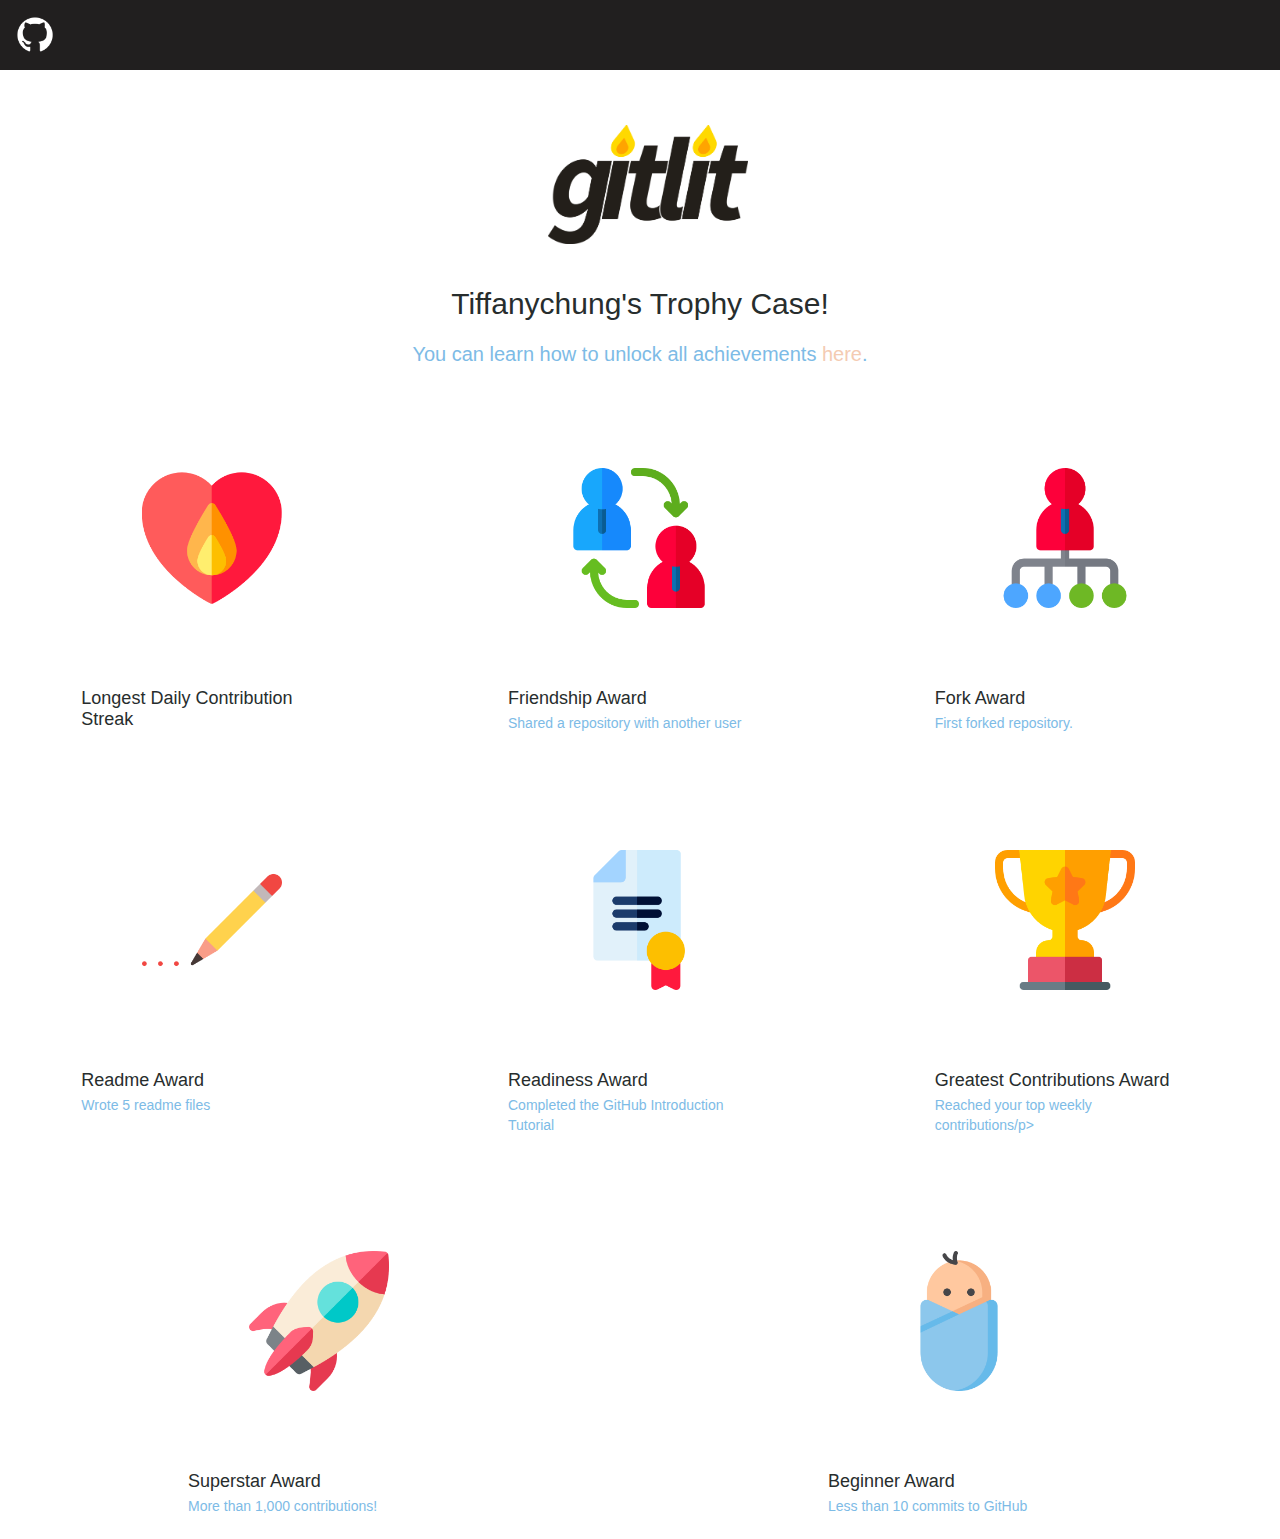
<file: index.html>
<html>
<head>
  <link rel="stylesheet" type="text/css" href="style/style.css">
  <link href="https://maxcdn.bootstrapcdn.com/font-awesome/4.1.0/css/font-awesome.min.css" rel="stylesheet">
  <meta content="width=device-width, initial-scale=1" name="viewport" />
  <title>Trophy Case</title>
</head>
<body>
  <div id="home-box">
    <div id= "home-icon">
       <a href="index.html">
           <img id="home" src="img/whitegithublogo-01.png">
       </a>
    </div>
   </div>
  <div id = "home-textbox">
    <div>
      <img id="home" style = "width: 200px" src="img/gitlit_logo.png">
        <p class="h1 home-title">Tiffanychung's Trophy Case!</p>


         <p class="h2 home-description" id="learn">You can learn how to unlock all achievements <a href="achievements.html">here</a>.</p>
    </div>
  </div>
    <div id="landing-page">
      <div class="all_work">
        <div class="work">
           <div class="work-pic work-small" id="streak-img">
              <div class="opaque">
               <div class = "text_overlay" id = "streak-count" style  = "font-size: 20px;"> 5 days!
                 <ul>
                    <li ><a href="mailto:tiffchung@berkeley.edu" target="_blank"><i class="fa fa-envelope"></i> </a></li>
                    <li ><a href="https://www.linkedin.com/in/tiffanychung" target="_blank"><i class="fa fa-linkedin-square"></i></a></li>
                      <li><a href="https://www.linkedin.com/in/tiffanychung" target="_blank"><i class="fa fa-facebook"></i></a></li>
                  </ul>
               </div>
              </div>
           </div>
          <div class="work-text">
            <p class="h4 work-title">Longest Daily Contribution Streak</p>
             <!--<p class="h5 work-description">Built a classifier that recommends you songs</p>-->
          </div>
        </div>
        <div class="work">

               <div class="work-pic work-small" id="collab-img">
                   <div class="opaque">
                     <div class = "text_overlay"> You shared you repo with -- user-- 5 times!

                       <ul>
                          <li><a href="https://github.com/tiffanychung/Spotify-Classifier">Project file</a></li>
                          <li ><a href="mailto:tiffchung@berkeley.edu" target="_blank"><i class="fa fa-envelope"></i> </a></li>
                          <li ><a href="https://www.linkedin.com/in/tiffanychung" target="_blank"><i class="fa fa-linkedin-square"></i></a></li>
                            <li><a href="https://www.linkedin.com/in/tiffanychung" target="_blank"><i class="fa fa-facebook"></i></a></li>
                       </ul>
                     </div>
                   </div>
               </div>
              <div class="work-text">
                <p class="h4 work-title">Friendship Award</p>
                <p class="h5 work-description">Shared a repository with another user</p>
              </div>
        </div>
        <div class="work">

               <div class="work-pic work-small" id="fork-img">
                  <div class="opaque">
                   <div class = "text_overlay"> You created your first fork!
                     <ul>
                        <li><a href="https://github.com/tiffanychung/Cal-Hacks-18">Github</a></li>
                        <li ><a href="mailto:tiffchung@berkeley.edu" target="_blank"><i class="fa fa-envelope"></i> </a></li>
                        <li ><a href="https://www.linkedin.com/in/tiffanychung" target="_blank"><i class="fa fa-linkedin-square"></i></a></li>
                          <li><a href="https://www.linkedin.com/in/tiffanychung" target="_blank"><i class="fa fa-facebook"></i></a></li>
                      </ul>
                   </div>
                  </div>
               </div>
              <div class="work-text">
                <p class="h4 work-title">Fork Award</p>
                 <p class="h5 work-description">First forked repository.</p>
              </div>
        </div>
        <div class="work">

               <div class="work-pic work-small" id="readme-img">
                   <div class="opaque">
                     <div class = "text_overlay"> Good code conduct includes explaining your files!
                       <ul>
                          <li><a href="https://code.tutsplus.com/tutorials/top-15-best-practices-for-writing-super-readable-code--net-8118">Good programming rules</a></li>
                          <li ><a href="mailto:tiffchung@berkeley.edu" target="_blank"><i class="fa fa-envelope"></i> </a></li>
                          <li ><a href="https://www.linkedin.com/in/tiffanychung" target="_blank"><i class="fa fa-linkedin-square"></i></a></li>
                            <li><a href="https://www.linkedin.com/in/tiffanychung" target="_blank"><i class="fa fa-facebook"></i></a></li>
                        </ul>
                     </div>
                   </div>
               </div>
              <div class="work-text">
                <p class="h4 work-title">Readme Award</p>
                <p class="h5 work-description">Wrote 5 readme files</p>
              </div>
        </div>
        <div class="work">

               <div class="work-pic work-small" id="tutorial-img">
                  <div class="opaque">
                   <div class = "text_overlay"> Read through Github's tutorial for how to use our platform!
                     <ul>
                        <li><a href="https://product.hubspot.com/blog/git-and-github-tutorial-for-beginners">Tutorial</a></li>
                        <li ><a href="mailto:tiffchung@berkeley.edu" target="_blank"><i class="fa fa-envelope"></i> </a></li>
                        <li ><a href="https://www.linkedin.com/in/tiffanychung" target="_blank"><i class="fa fa-linkedin-square"></i></a></li>
                          <li><a href="https://www.linkedin.com/in/tiffanychung" target="_blank"><i class="fa fa-facebook"></i></a></li>
                      </ul>
                   </div>
                  </div>
               </div>
              <div class="work-text">
                <p class="h4 work-title">Readiness Award</p>
                 <p class="h5 work-description">Completed the GitHub Introduction Tutorial</p>
              </div>
        </div>
        <div class="work">

               <div class="work-pic work-small" id="top-img">
                   <div class="opaque">
                     <div class = "text_overlay"> Greatest number of contributions per week: 104
                       <ul>
                          <li><a href="https://drive.google.com/file/d/1QSqK_ZCn7TOhysqpsbKsumCPfVhejsW9/view?usp=sharing">What counts as a contribution</a></li>
                          <li ><a href="mailto:tiffchung@berkeley.edu" target="_blank"><i class="fa fa-envelope"></i> </a></li>
                          <li ><a href="https://www.linkedin.com/in/tiffanychung" target="_blank"><i class="fa fa-linkedin-square"></i></a></li>
                            <li><a href="https://www.linkedin.com/in/tiffanychung" target="_blank"><i class="fa fa-facebook"></i></a></li>
                        </ul>
                     </div>
                   </div>
               </div>
              <div class="work-text">
                <p class="h4 work-title">Greatest Contributions Award</p>
                <p class="h5 work-description">Reached your top weekly contributions/p>
              </div>
        </div>
        <div class="work">
               <div class="work-pic work-small" id="superstar-img">
                   <div class="opaque">
                     <div class = "text_overlay"> You're a constant contributer to Github!

                     </div>
                   </div>
               </div>
              <div class="work-text">
                <p class="h4 work-title">Superstar Award</p>
                <p class="h5 work-description">More than 1,000 contributions!</p>
              </div>
        </div>
        <div class="work">
               <div class="work-pic work-small" id="baby-img">
                   <div class="opaque">
                     <div class = "text_overlay"> Welcome to git! Feel free to explore the resources below to learn how to navigate Github!
                       <ul>
                          <li><a href="https://drive.google.com/file/d/1QSqK_ZCn7TOhysqpsbKsumCPfVhejsW9/view?usp=sharing">How to Fork a Repo</a></li>
                          <li><a href="https://drive.google.com/file/d/1QSqK_ZCn7TOhysqpsbKsumCPfVhejsW9/view?usp=sharing">How to Create a New Repo</a></li>
                          <li ><a href="mailto:tiffchung@berkeley.edu" target="_blank"><i class="fa fa-envelope"></i> </a></li>
                          <li ><a href="https://www.linkedin.com/in/tiffanychung" target="_blank"><i class="fa fa-linkedin-square"></i></a></li>
                            <li><a href="https://www.linkedin.com/in/tiffanychung" target="_blank"><i class="fa fa-facebook"></i></a></li>
                        </ul>
                     </div>
                   </div>
               </div>
              <div class="work-text">
                <p class="h4 work-title">Beginner Award</p>
                <p class="h5 work-description">Less than 10 commits to GitHub</p>
              </div>
        </div>
      </div>
    </div>
</body>
</html>
</file>
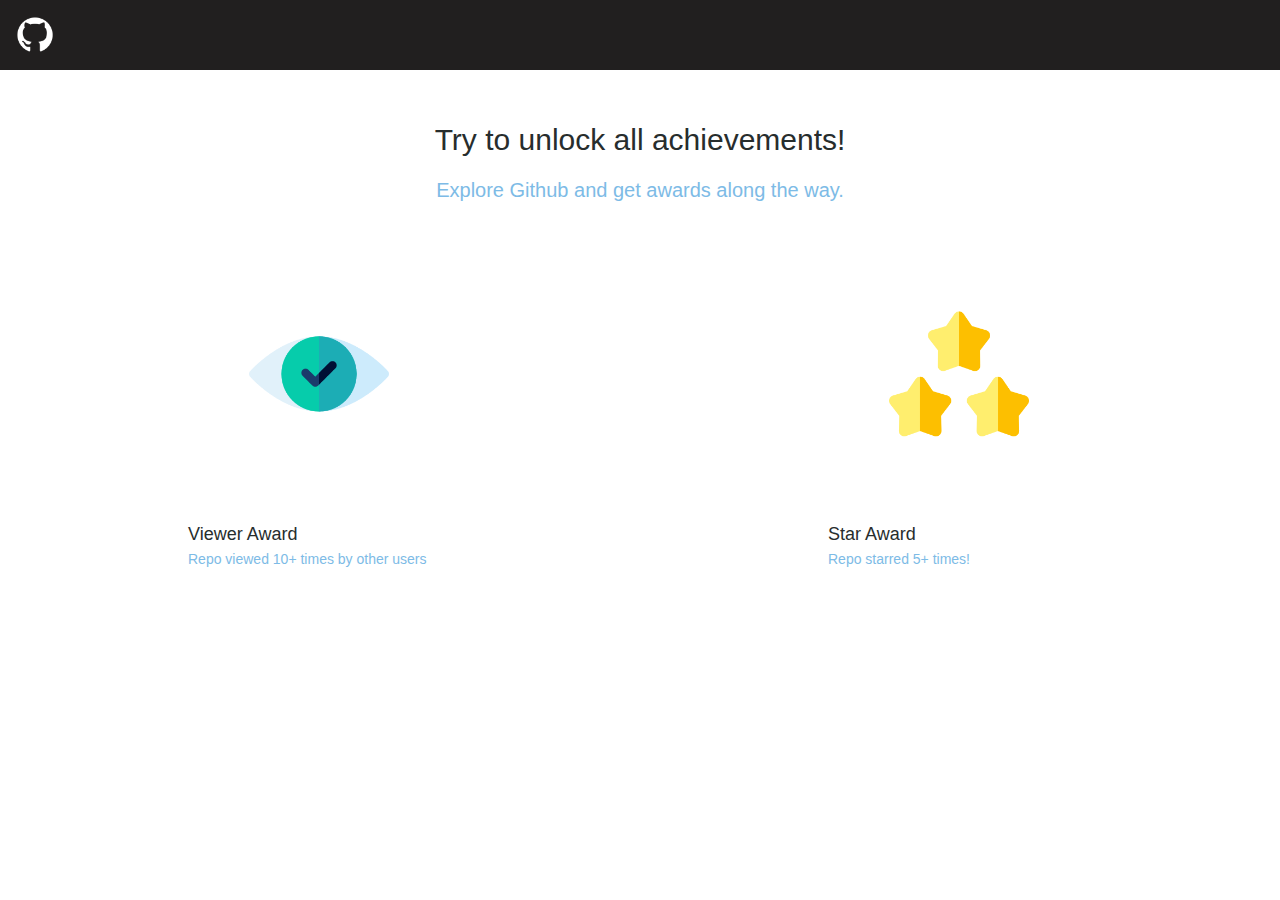
<file: achievements.html>
<html>
<head>
  <link rel="stylesheet" type="text/css" href="style/style.css">
  <link href="https://maxcdn.bootstrapcdn.com/font-awesome/4.1.0/css/font-awesome.min.css" rel="stylesheet">
  <meta content="width=device-width, initial-scale=1" name="viewport" />
  <title>Trophy Case</title>
</head>
<body>
  <div id="home-box">
    <div id= "home-icon">
       <a href="index.html">
           <img id="home" src="img/whitegithublogo-01.png">
       </a>
    </div>
   </div>
   <div id = "home-textbox">
     <div>
         <p class="h1 home-title">Try to unlock all achievements!</p>

          <p class="h2 home-description" id="learn">Explore Github and get awards along the way.</p>
     </div>
  </div>

  <!--<div id = "achievements">
    <ul>
       <li>Star Award</li>
       <li>Comment Award</li>
       <li>Github.io Award</li>
       <li>Hello World Award</li>
       <li>Clone Award</li>
     </ul>
    </div>-->
<div id="landing-page">
  <div class="all_work">
    <div class="column">

           <div class="achievements-pic work-small" id="vision-img">
               <div class="aopaque">
                 <div class = "text_overlay">
                   <img src = "img/lock.png" style="padding-left: 30px" width="150" height="150" >
                 </div>
               </div>
           </div>
          <div class="work-text">
            <p class="h4 work-title">Viewer Award</p>
            <p class="h5 work-description">Repo viewed 10+ times by other users</p>
          </div>
    </div>

    <div class="column">

           <div class="achievements-pic work-small" id="stars-img">
               <div class="aopaque">
                 <div class = "text_overlay">
                   <img src = "img/lock.png" style="padding-left: 30px" width="150" height="150" >
                 </div>
               </div>
           </div>
          <div class="work-text">
            <p class="h4 work-title">Star Award</p>
            <p class="h5 work-description">Repo starred 5+ times!</p>
          </div>
    </div>
</div>
</div>
 </body>
 </html>
</file>
<file: style/style.css>
/*-----------Body--------*/
body {
    margin: auto;
    font-family: "Karla", sans-serif;
    -webkit-font-smoothing: antialiased;
    -moz-osx-font-smoothing: grayscale;
    background-color: var(--main-background-color);
    color: var(--main-subtext-color);
    text-decoration: none;
    font-family: "Karla", sans-serif;
    --main-background-color: #ffffff;
    --main-work-color: #ffffff;
    --main-text-color: #272D2D;
    --main-subtext-color: #7DBBE6;
    --work-hover-color:#DDDDDD;
    --a-color: #F4CBB2;
    272D2D
}

/*-----------Fonts-------*/
p {
  font-weight: 200;
  font-size: 19px;
}
a {
  text-decoration: none;
  cursor: pointer;
  color: var(--a-color);
}
b{
}
.h1 {
  font-family: "Karla", sans-serif;
  font-size: 30px;
  font-weight: 400;
  line-height: 40px;
  padding-left: 70px;
  padding-right: 70px;
  text-decoration: none;
  color: var(--main-text-color);
}
.h2 {
  margin-top: 0px;
  font-weight: 500;
  font-size: 20px;
  line-height: 0px;
  color: var(--main-subtext-color);
}
.h4 {
  font-weight: 300;
  font-size: 18px;
  font-color: #fff
  line-height: 28px;
  margin-bottom: 2px;
  margin-top: 10px;
}

.h5 {
  font-weight: 200;
  font-size: 14px;
  line-height: 20px;
  margin-top: 4px;
  margin-bottom: 12px;
}
/*-----------Landing-------*/
#header-bar{
  width: 100%;
  background-color: #211F1F;
  height: 70px;
  top: 0px;
}
#home-box{
  width: 100%;
  background-color: #211F1F;
  height: 70px;
  top: 0px;
}


#landing-page {
  display:flex;
}
#home-textbox {
  position: relative;
  width: 100%;
  float: center;
  text-align: center;
  }
#home-textbox > div {
  width: 100%;
  margin-top: 40px;
}
#home-icon {
  /*width: 100%;
  z-index: 1;
  width: 40%;*/
  float: left;
}
#home {
  padding-top: 15px;
  width: 40px;
  margin: 0vh;
  padding-left: 15px;
}
#about-box {
  width: 80%;
  padding-left: 70px;
}
.home-title {
  padding-top: 10px;
}
.about-pic {
  width: 30%;
  float: left;
  margin-bottom: -5px;
  border-radius: 10px;
  margin: 4px 10px 20px 0px;
}

/*-----------Work-------*/
.all_work {
  width: 100%;
  position: absolute;
  right: 0px;
  display: flex;
  flex-wrap: wrap;
  justify-content: space-around;
  align-items: flex-start;
}
.work {
  width: 300px;
  border-radius: 10px;
  margin-top: 15px;
  margin-bottom: 5px;
  margin-left: 1%;
  margin-right: 1%;
  /*box-shadow: 0 4px 6px 0 rgba(0,0,0,0.1);*/
  transition: 0.25s;
  /*background-color: #ededed;*/
  background-color: var(--main-work-color);
  font-weight: 400;
}

.work:hover {
  transition: 0.25s;
  background-color: var(--work-hover-color);
}

.column:hover {
  background-color: white;
  animation: shake 1s;
  animation-iteration-count: infinite;

}

.column:hover >.achievements-pic >.aopaque {
  opacity: 1;
  transition: 0.25s;
}

.column{
  width: 300px;
  border-radius: 10px;
  margin-top: 15px;
  margin-bottom: 5px;
  margin-left: 1%;
  margin-right: 1%;
  /*box-shadow: 0 4px 6px 0 rgba(0,0,0,0.1);*/
  transition: 0.25s;
  /*background-color: #ededed;*/
  background-color: var(--main-work-color);
  font-weight: 400;
}
.column-pic{
  display: block;
  width: 140px;
  margin: 2.9%;
  height: 140px;
  border-radius: 12px;
}
@keyframes shake {
  0% { transform: translate(1px, 1px) rotate(0deg); }
  10% { transform: translate(-1px, -2px) rotate(-1deg); }
  20% { transform: translate(-3px, 0px) rotate(1deg); }
  30% { transform: translate(3px, 2px) rotate(0deg); }
  40% { transform: translate(1px, -1px) rotate(1deg); }
  50% { transform: translate(-1px, 2px) rotate(-1deg); }
  60% { transform: translate(-3px, 1px) rotate(0deg); }
  70% { transform: translate(3px, 1px) rotate(-1deg); }
  80% { transform: translate(-1px, -1px) rotate(1deg); }
  90% { transform: translate(1px, 2px) rotate(0deg); }
  100% { transform: translate(1px, -2px) rotate(-1deg); }
}

.work-pic {
  display: block;
  width: 280px;
  margin: 2.9%;
  height: 280px;
  border-radius: 12px;
  /*background-color: #ededed;*/
  background-repeat: no-repeat;
  background-size: 50%;
  background-position: center;
  transition: 0.25s;
}

.achievements-pic{
  display: block;
  width: 280px;
  margin: 2.9%;
  height: 280px;
  border-radius: 12px;
  /*background-color: #ededed;*/
  background-repeat: no-repeat;
  background-size: 50%;
  background-position: center;
  transition: 0.25s;
}
.opaque {
  width: 100%;
  height: 100%;
  border-radius: 12px;
  opacity: 0;
  /*background-color: #F5F5F5;*/
  background-color: #ededed;
}
.aopaque{
  width: 100%;
  height: 100%;
  border-radius: 12px;
  opacity: 0;
  /*background-color: #F5F5F5;*/
  background-color: #ededed;
}
.text_overlay {
  color: black;
  padding: 40 40 40 40;
  text-align: left;
  float: center;
  font-weight: 200;
  font-size: 16px;
  line-height: 20px;
  margin-top: 4px;
  margin-bottom: 12px;
}
#streak-count{
  font-size: 70;
}

.work:hover > .work-pic > .opaque {
  opacity: 1;
  transition: 0.25s;
}

.work-text {
  display: block;
  text-decoration: none;
  width: 85%;
  margin: 0px 18px 18px 18px;
}

.work-title {
  color: var(--main-text-color);
}

.work-description {
  color: var(--main-subtext-color);
}


.work:hover .work-small {
  background-size: 65%;
}

.work-small {
  background-size: 50%;
}

/*----pictures----*/
#streak-img{
  background-image: url(../img/bigstreak.png);
}

#collab-img{
  background-image: url(../img/teamwork.png);
}

#fork-img{
  background-image: url(../img/hierarchical-structure.png);
}

#readme-img{
  background-image: url(../img/writer.png);
}

#tutorial-img{
  background-image: url(../img/certificate.png);
}

#top-img{
  background-image: url(../img/award.png);
}

#superstar-img{
  background-image: url(../img/start-up.png);
}

#baby-img{
  background-image: url(../img/baby.png);
}
#vision-img{
  background-image: url(../img/vision.png);
}
#stars-img{
  background-image: url(../img/stars.png);
}
</file>
